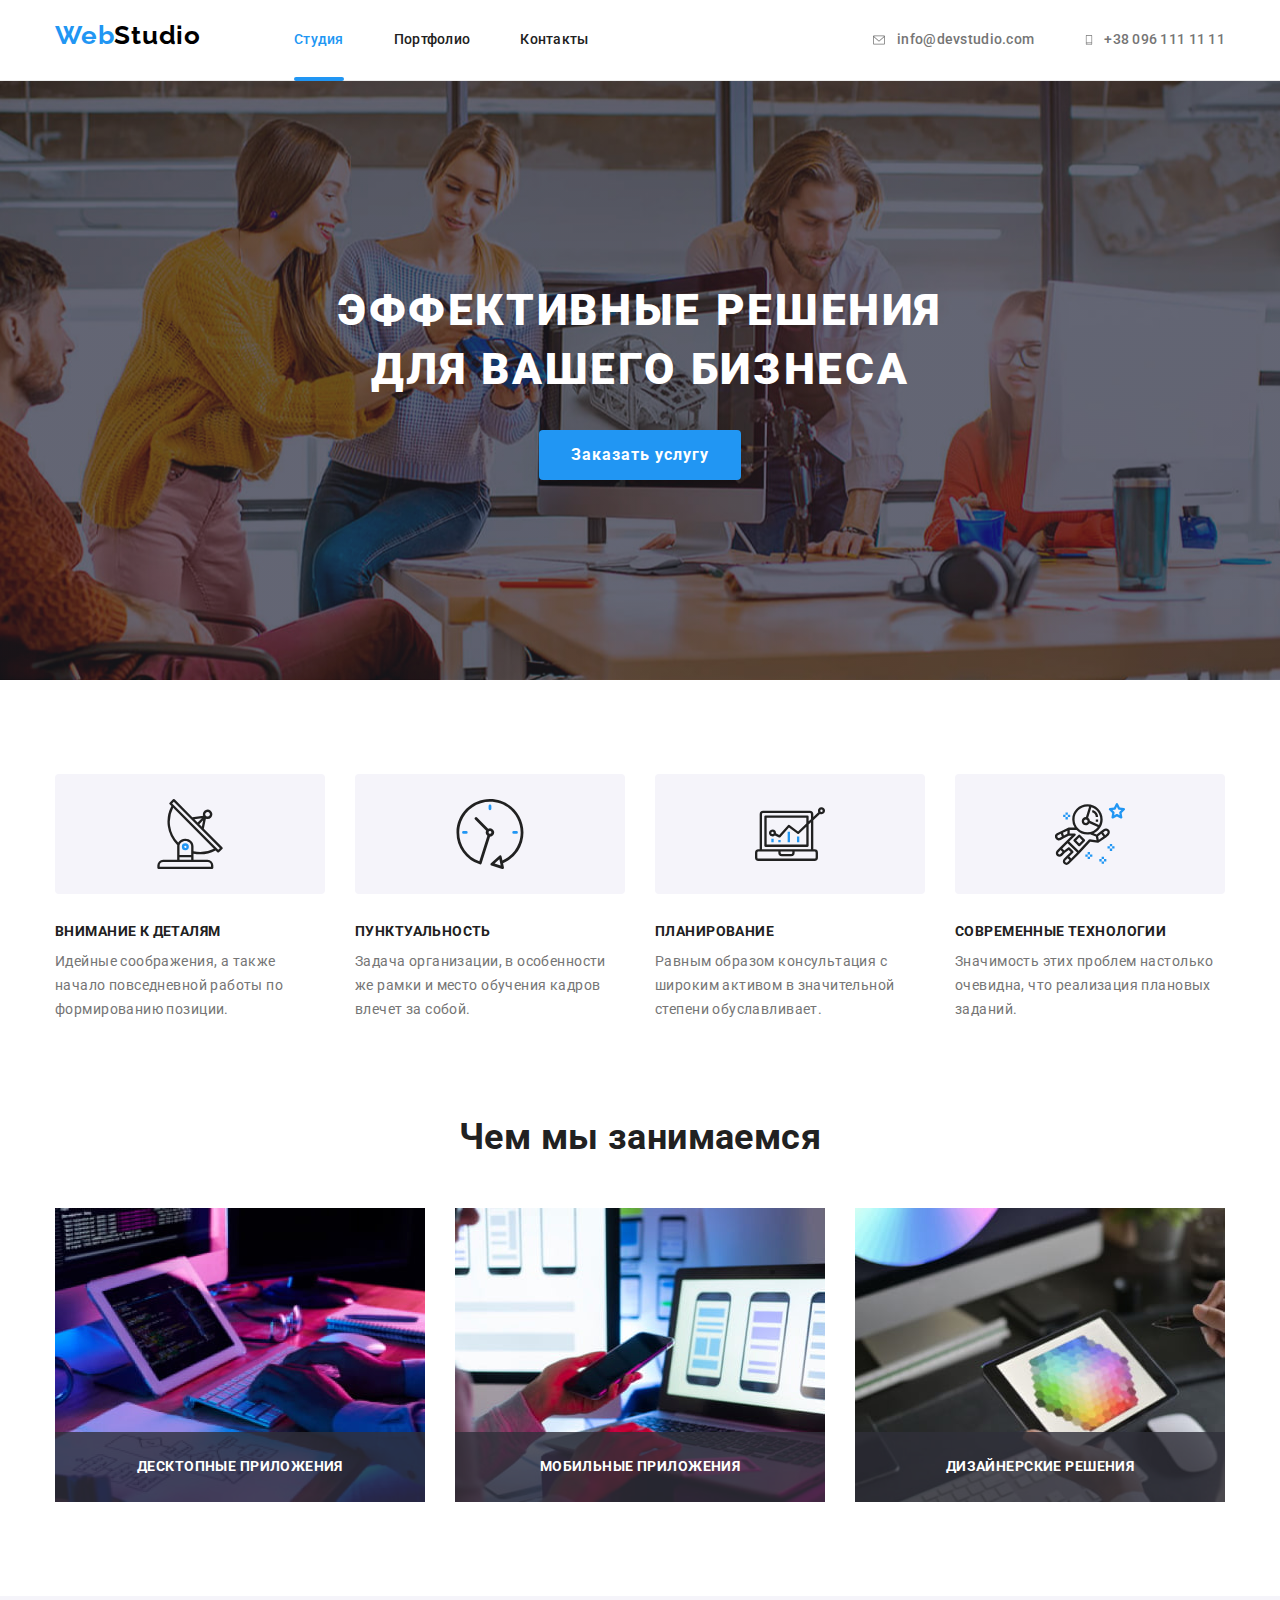
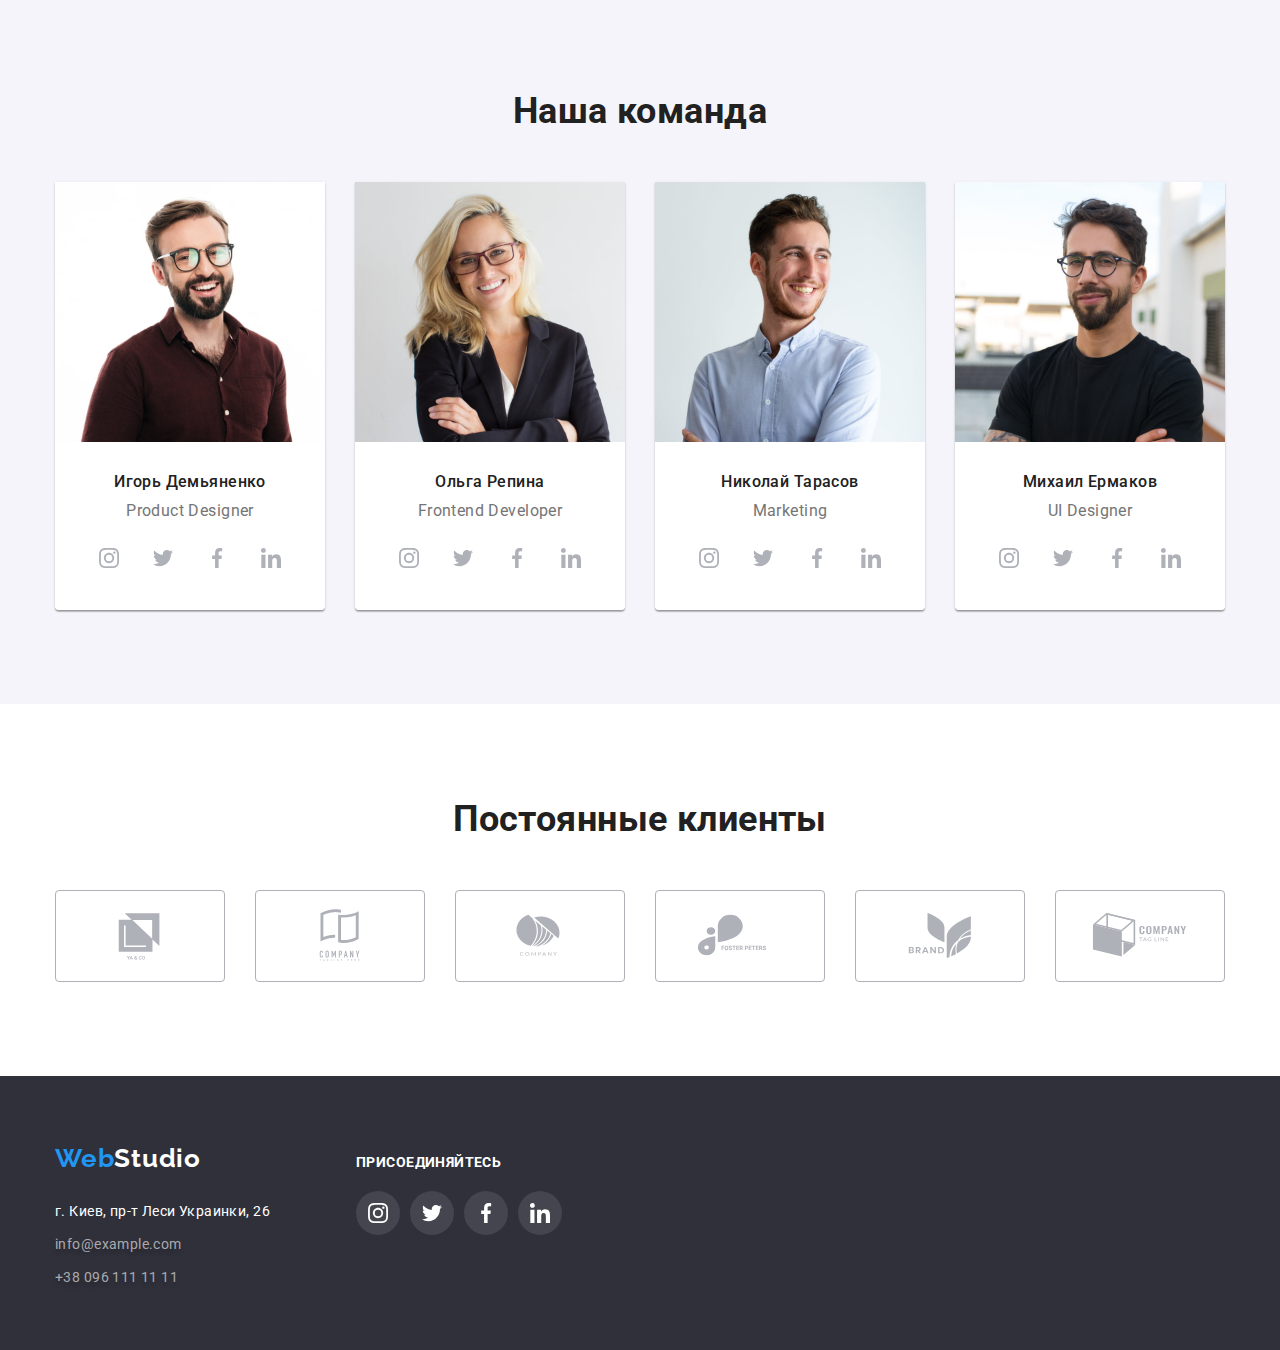
<file: index.html>
<!DOCTYPE html>
<html lang="ru">
  <head>
    <meta charset="UTF-8" />
    <meta http-equiv="X-UA-Compatible" content="IE=edge" />
    <meta name="viewport" content="width=device-width, initial-scale=1.0" />
    <title>Студия</title>

    <link
      href="https://fonts.googleapis.com/css2?family=Raleway:wght@700&family=Roboto:wght@400;500;700;900&display=swap"
      rel="stylesheet"
    />

    <link
      rel="stylesheet"
      href="https://cdnjs.cloudflare.com/ajax/libs/modern-normalize/1.0.0/modern-normalize.min.css"
    />
    <link rel="stylesheet" href="./css/styles.css" />
  </head>
  <body>
    <!-- Шапка -->
    <header class="header">
      <div class="container">
        <nav class="nav">
          <a class="logo" href="./index.html">Web<span class="black">Studio</span></a>

          <ul class="nav-list list">
            <li class="item">
              <a class="link current" href="./index.html">Студия</a>
            </li>
            <li class="item">
              <a class="link" href="./portfolio.html">Портфолио</a>
            </li>
            <li class="item">
              <a class="link" href="">Контакты</a>
            </li>
          </ul>
        </nav>

        <ul class="cont-list list">
          <li class="item">
            <a class="link" href="mailto:info@devstudio.com">
              <svg class="cont-link-icon envelope" width="16" height="12">
                <use href="./images/icons/symbol-defs.svg#icon-head-envelope"></use>
              </svg>
              info@devstudio.com
            </a>
          </li>
          <li class="item">
            <a class="link" href="tel:+380961111111">
              <svg class="cont-link-icon phone" width="10" height="16">
                <use
                  href="./images/icons/symbol-defs.svg#icon-head-phone"
                  width="10"
                  height="16"
                ></use>
              </svg>
              +38 096 111 11 11
            </a>
          </li>
        </ul>
      </div>
    </header>

    <!-- Основной контент -->
    <main>
      <!-- Герой -->
      <section class="hero">
        <div class="container">
          <h1 class="hero-title">Эффективные решения для вашего бизнеса</h1>
          <button class="hero-btn" type="button" data-modal-open>Заказать услугу</button>
        </div>
      </section>

      <!-- Особенности -->
      <section class="section features">
        <div class="container">
          <h2 class="visually-hidden">Наши преимущества</h2>
          <ul class="feat-list list">
            <li class="item">
              <div class="feat-icon-container">
                <svg class="feat-link-icon" width="70" height="70">
                  <use href="./images/icons/symbol-defs.svg#icon-feat-antenna"></use>
                </svg>
              </div>
              <h3 class="title">Внимание к деталям</h3>
              <p>
                Идейные соображения, а также начало повседневной работы по формированию позиции.
              </p>
            </li>
            <li class="item">
              <div class="feat-icon-container">
                <svg class="feat-link-icon" width="70" height="70">
                  <use href="./images/icons/symbol-defs.svg#icon-feat-clock"></use>
                </svg>
              </div>
              <h3 class="title">Пунктуальность</h3>
              <p>
                Задача организации, в особенности же рамки и место обучения кадров влечет за собой.
              </p>
            </li>
            <li class="item">
              <div class="feat-icon-container">
                <svg class="feat-link-icon" width="70" height="70">
                  <use href="./images/icons/symbol-defs.svg#icon-feat-diagram"></use>
                </svg>
              </div>
              <h3 class="title">Планирование</h3>
              <p>
                Равным образом консультация с широким активом в значительной степени обуславливает.
              </p>
            </li>
            <li class="item">
              <div class="feat-icon-container">
                <svg class="feat-link-icon" width="70" height="70">
                  <use href="./images/icons/symbol-defs.svg#icon-feat-astronaut"></use>
                </svg>
              </div>
              <h3 class="title">Современные технологии</h3>
              <p>Значимость этих проблем настолько очевидна, что реализация плановых заданий.</p>
            </li>
          </ul>
        </div>
      </section>

      <!-- Виды деятельности -->
      <section class="section activities">
        <div class="container">
          <h2 class="section-title">Чем мы занимаемся</h2>
          <ul class="activities-list list">
            <li class="item">
              <div class="activities-item-wrapper">
                <img
                  class="pic"
                  src="./images/box-1.jpg"
                  alt="Разработка десктопного приложения"
                  width="370"
                  height="294"
                />
                <h3 class="title">Десктопные приложения</h3>
              </div>
            </li>

            <li class="item">
              <div class="activities-item-wrapper">
                <img
                  class="pic"
                  src="./images/box-2.jpg"
                  alt="Разработка мобильного приложения"
                  width="370"
                  height="294"
                />
                <h3 class="title">Мобильные приложения</h3>
              </div>
            </li>

            <li class="item">
              <div class="activities-item-wrapper">
                <img
                  class="pic"
                  src="./images/box-3.jpg"
                  alt="Процесс дизайна"
                  width="370"
                  height="294"
                />
                <h3 class="title">Дизайнерские решения</h3>
              </div>
            </li>
          </ul>
        </div>
      </section>

      <!-- Команда -->
      <section class="section team">
        <div class="container">
          <h2 class="section-title">Наша команда</h2>

          <ul class="team-list list">
            <li class="item">
              <img
                class="pic"
                src="./images/team-1.jpg"
                alt="Фото Игоря Демьяненко"
                width="270"
                height="260"
              />
              <div class="card">
                <h3 class="title">Игорь Демьяненко</h3>
                <p class="team-descr">Product Designer</p>
                <ul class="social-list list">
                  <li class="item">
                    <a
                      class="link"
                      href="https://www.instagram.com/"
                      target="blank"
                      rel="noopener noreferrer"
                    >
                      <svg class="social-icon" width="20" height="20">
                        <use href="./images/icons/symbol-defs.svg#icon-instagram"></use>
                      </svg>
                    </a>
                  </li>

                  <li class="item">
                    <a
                      class="link"
                      href="https://twitter.com/"
                      target="blank"
                      rel="noopener noreferrer"
                    >
                      <svg class="social-icon">
                        <use href="./images/icons/symbol-defs.svg#icon-twitter"></use>
                      </svg>
                    </a>
                  </li>
                  <li class="item">
                    <a
                      class="link"
                      href="https://www.facebook.com/"
                      target="blank"
                      rel="noopener noreferrer"
                    >
                      <svg class="social-icon">
                        <use href="./images/icons/symbol-defs.svg#icon-facebook"></use>
                      </svg>
                    </a>
                  </li>

                  <li class="item">
                    <a
                      class="link"
                      href="https://linkedin.com/"
                      target="blank"
                      rel="noopener noreferrer"
                    >
                      <svg class="social-icon">
                        <use href="./images/icons/symbol-defs.svg#icon-linkedin"></use>
                      </svg>
                    </a>
                  </li>
                </ul>
              </div>
            </li>

            <li class="item">
              <img
                class="pic"
                src="./images/team-2.jpg"
                alt="Фото Ольги Репинойа"
                width="270"
                height="260"
              />
              <div class="card">
                <h3 class="title">Ольга Репина</h3>
                <p class="team-descr">Frontend Developer</p>
                <ul class="social-list list">
                  <li class="item">
                    <a
                      class="link"
                      href="https://www.instagram.com/"
                      target="blank"
                      rel="noopener noreferrer"
                    >
                      <svg class="social-icon" width="20" height="20">
                        <use href="./images/icons/symbol-defs.svg#icon-instagram"></use>
                      </svg>
                    </a>
                  </li>

                  <li class="item">
                    <a
                      class="link"
                      href="https://twitter.com/"
                      target="blank"
                      rel="noopener noreferrer"
                    >
                      <svg class="social-icon">
                        <use href="./images/icons/symbol-defs.svg#icon-twitter"></use>
                      </svg>
                    </a>
                  </li>
                  <li class="item">
                    <a
                      class="link"
                      href="https://www.facebook.com/"
                      target="blank"
                      rel="noopener noreferrer"
                    >
                      <svg class="social-icon">
                        <use href="./images/icons/symbol-defs.svg#icon-facebook"></use>
                      </svg>
                    </a>
                  </li>

                  <li class="item">
                    <a
                      class="link"
                      href="https://linkedin.com/"
                      target="blank"
                      rel="noopener noreferrer"
                    >
                      <svg class="social-icon">
                        <use href="./images/icons/symbol-defs.svg#icon-linkedin"></use>
                      </svg>
                    </a>
                  </li>
                </ul>
              </div>
            </li>

            <li class="item">
              <img
                class="pic"
                src="./images/team-3.jpg"
                alt="Фото Николая Тарасова"
                width="270"
                height="260"
              />
              <div class="card">
                <h3 class="title">Николай Тарасов</h3>
                <p class="team-descr">Marketing</p>
                <ul class="social-list list">
                  <li class="item">
                    <a
                      class="link"
                      href="https://www.instagram.com/"
                      target="blank"
                      rel="noopener noreferrer"
                    >
                      <svg class="social-icon" width="20" height="20">
                        <use href="./images/icons/symbol-defs.svg#icon-instagram"></use>
                      </svg>
                    </a>
                  </li>
                  <li class="item">
                    <a
                      class="link"
                      href="https://twitter.com/"
                      target="blank"
                      rel="noopener noreferrer"
                    >
                      <svg class="social-icon">
                        <use href="./images/icons/symbol-defs.svg#icon-twitter"></use>
                      </svg>
                    </a>
                  </li>

                  <li class="item">
                    <a
                      class="link"
                      href="https://www.facebook.com/"
                      target="blank"
                      rel="noopener noreferrer"
                    >
                      <svg class="social-icon">
                        <use href="./images/icons/symbol-defs.svg#icon-facebook"></use>
                      </svg>
                    </a>
                  </li>
                  <li class="item">
                    <a
                      class="link"
                      href="https://linkedin.com/"
                      target="blank"
                      rel="noopener noreferrer"
                    >
                      <svg class="social-icon">
                        <use href="./images/icons/symbol-defs.svg#icon-linkedin"></use>
                      </svg>
                    </a>
                  </li>
                </ul>
              </div>
            </li>

            <li class="item">
              <img
                class="pic"
                src="./images/team-4.jpg"
                alt="Фото Михаила Ермакова"
                width="270"
                height="260"
              />
              <div class="card">
                <h3 class="title">Михаил Ермаков</h3>
                <p class="team-descr">UI Designer</p>
                <ul class="social-list list">
                  <li class="item">
                    <a
                      class="link"
                      href="https://www.instagram.com/"
                      target="blank"
                      rel="noopener noreferrer"
                    >
                      <svg class="social-icon" width="20" height="20">
                        <use href="./images/icons/symbol-defs.svg#icon-instagram"></use>
                      </svg>
                    </a>
                  </li>

                  <li class="item">
                    <a
                      class="link"
                      href="https://twitter.com/"
                      target="blank"
                      rel="noopener noreferrer"
                    >
                      <svg class="social-icon">
                        <use href="./images/icons/symbol-defs.svg#icon-twitter"></use>
                      </svg>
                    </a>
                  </li>

                  <li class="item">
                    <a
                      class="link"
                      href="https://www.facebook.com/"
                      target="blank"
                      rel="noopener noreferrer"
                    >
                      <svg class="social-icon">
                        <use href="./images/icons/symbol-defs.svg#icon-facebook"></use>
                      </svg>
                    </a>
                  </li>

                  <li class="item">
                    <a
                      class="link"
                      href="https://linkedin.com/"
                      target="blank"
                      rel="noopener noreferrer"
                    >
                      <svg class="social-icon">
                        <use href="./images/icons/symbol-defs.svg#icon-linkedin"></use>
                      </svg>
                    </a>
                  </li>
                </ul>
              </div>
            </li>
          </ul>
        </div>
      </section>

      <!-- Клиенты -->
      <section class="section clients">
        <div class="container">
          <h2 class="section-title">Постоянные клиенты</h2>
          <ul class="clients-list list">
            <li class="item">
              <a
                class="clients-link link"
                href="https://goit.ua/"
                target="blank"
                rel="noopener noreferrer"
              >
                <svg class="clients-link-icon" width="106" height="60">
                  <use href="./images/icons/symbol-defs.svg#icon-client-1"></use>
                </svg>
              </a>
            </li>
            <li class="item">
              <a
                class="clients-link link"
                href="https://goit.ua/"
                target="blank"
                rel="noopener noreferrer"
              >
                <svg class="clients-link-icon" width="106" height="60">
                  <use href="./images/icons/symbol-defs.svg#icon-client-2"></use>
                </svg>
              </a>
            </li>
            <li class="item">
              <a
                class="clients-link link"
                href="https://goit.ua/"
                target="blank"
                rel="noopener noreferrer"
              >
                <svg class="clients-link-icon" width="106" height="60">
                  <use href="./images/icons/symbol-defs.svg#icon-client-3"></use>
                </svg>
              </a>
            </li>
            <li class="item">
              <a
                class="clients-link link"
                href="https://goit.ua/"
                target="blank"
                rel="noopener noreferrer"
              >
                <svg class="clients-link-icon" width="106" height="60">
                  <use href="./images/icons/symbol-defs.svg#icon-client-4"></use>
                </svg>
              </a>
            </li>
            <li class="item">
              <a
                class="clients-link link"
                href="https://goit.ua/"
                target="blank"
                rel="noopener noreferrer"
              >
                <svg class="clients-link-icon" width="106" height="60">
                  <use href="./images/icons/symbol-defs.svg#icon-client-5"></use>
                </svg>
              </a>
            </li>
            <li class="item">
              <a
                class="clients-link link"
                href="https://goit.ua/"
                target="blank"
                rel="noopener noreferrer"
              >
                <svg class="clients-link-icon" width="106" height="60">
                  <use href="./images/icons/symbol-defs.svg#icon-client-6"></use>
                </svg>
              </a>
            </li>
          </ul>
        </div>
      </section>
    </main>

    <!-- Подвал -->
    <footer class="footer">
      <div class="container">
        <!-- Адрес -->

        <div class="address-container">
          <a class="logo" href="./index.html">Web<span class="white">Studio</span></a>

          <address>
            <ul class="adr-list list">
              <li class="item">
                <a
                  class="link link-geo"
                  target="blank"
                  rel="noopener noreferrer"
                  href="https://goo.gl/maps/vQqEmsykvvDU6XpR7"
                  >г. Киев, пр-т Леси Украинки, 26</a
                >
              </li>
              <li class="item">
                <a class="link" href="mailto:info@example.com">info@example.com</a>
              </li>
              <li class="item">
                <a class="link" href="tel:+380961111111">+38 096 111 11 11</a>
              </li>
            </ul>
          </address>
        </div>

        <!-- Соц.сети -->

        <div class="social-container">
          <h3 class="title">Присоединяйтесь</h3>

          <ul class="social-list list">
            <li class="item">
              <a
                class="link"
                href="https://www.instagram.com/"
                target="blank"
                rel="noopener noreferrer"
              >
                <svg class="social-icon" width="20" height="20">
                  <use href="./images/icons/symbol-defs.svg#icon-instagram"></use>
                </svg>
              </a>
            </li>
            <li class="item">
              <a class="link" href="https://twitter.com/" target="blank" rel="noopener noreferrer">
                <svg class="social-icon">
                  <use href="./images/icons/symbol-defs.svg#icon-twitter"></use>
                </svg>
              </a>
            </li>
            <li class="item">
              <a
                class="link"
                href="https://www.facebook.com/"
                target="blank"
                rel="noopener noreferrer"
              >
                <svg class="social-icon">
                  <use href="./images/icons/symbol-defs.svg#icon-facebook"></use>
                </svg>
              </a>
            </li>
            <li class="item">
              <a class="link" href="https://linkedin.com/" target="blank" rel="noopener noreferrer">
                <svg class="social-icon">
                  <use href="./images/icons/symbol-defs.svg#icon-linkedin"></use>
                </svg>
              </a>
            </li>
          </ul>
        </div>
      </div>
    </footer>

    <!-- Модальноe окно -->
    <div class="backdrop is-hidden" data-modal>
      <div class="modal">
        <button class="modal-btn" type="button" data-modal-close></button>
      </div>
    </div>

    <script src="./js/modal.js"></script>
  </body>
</html>
</file>
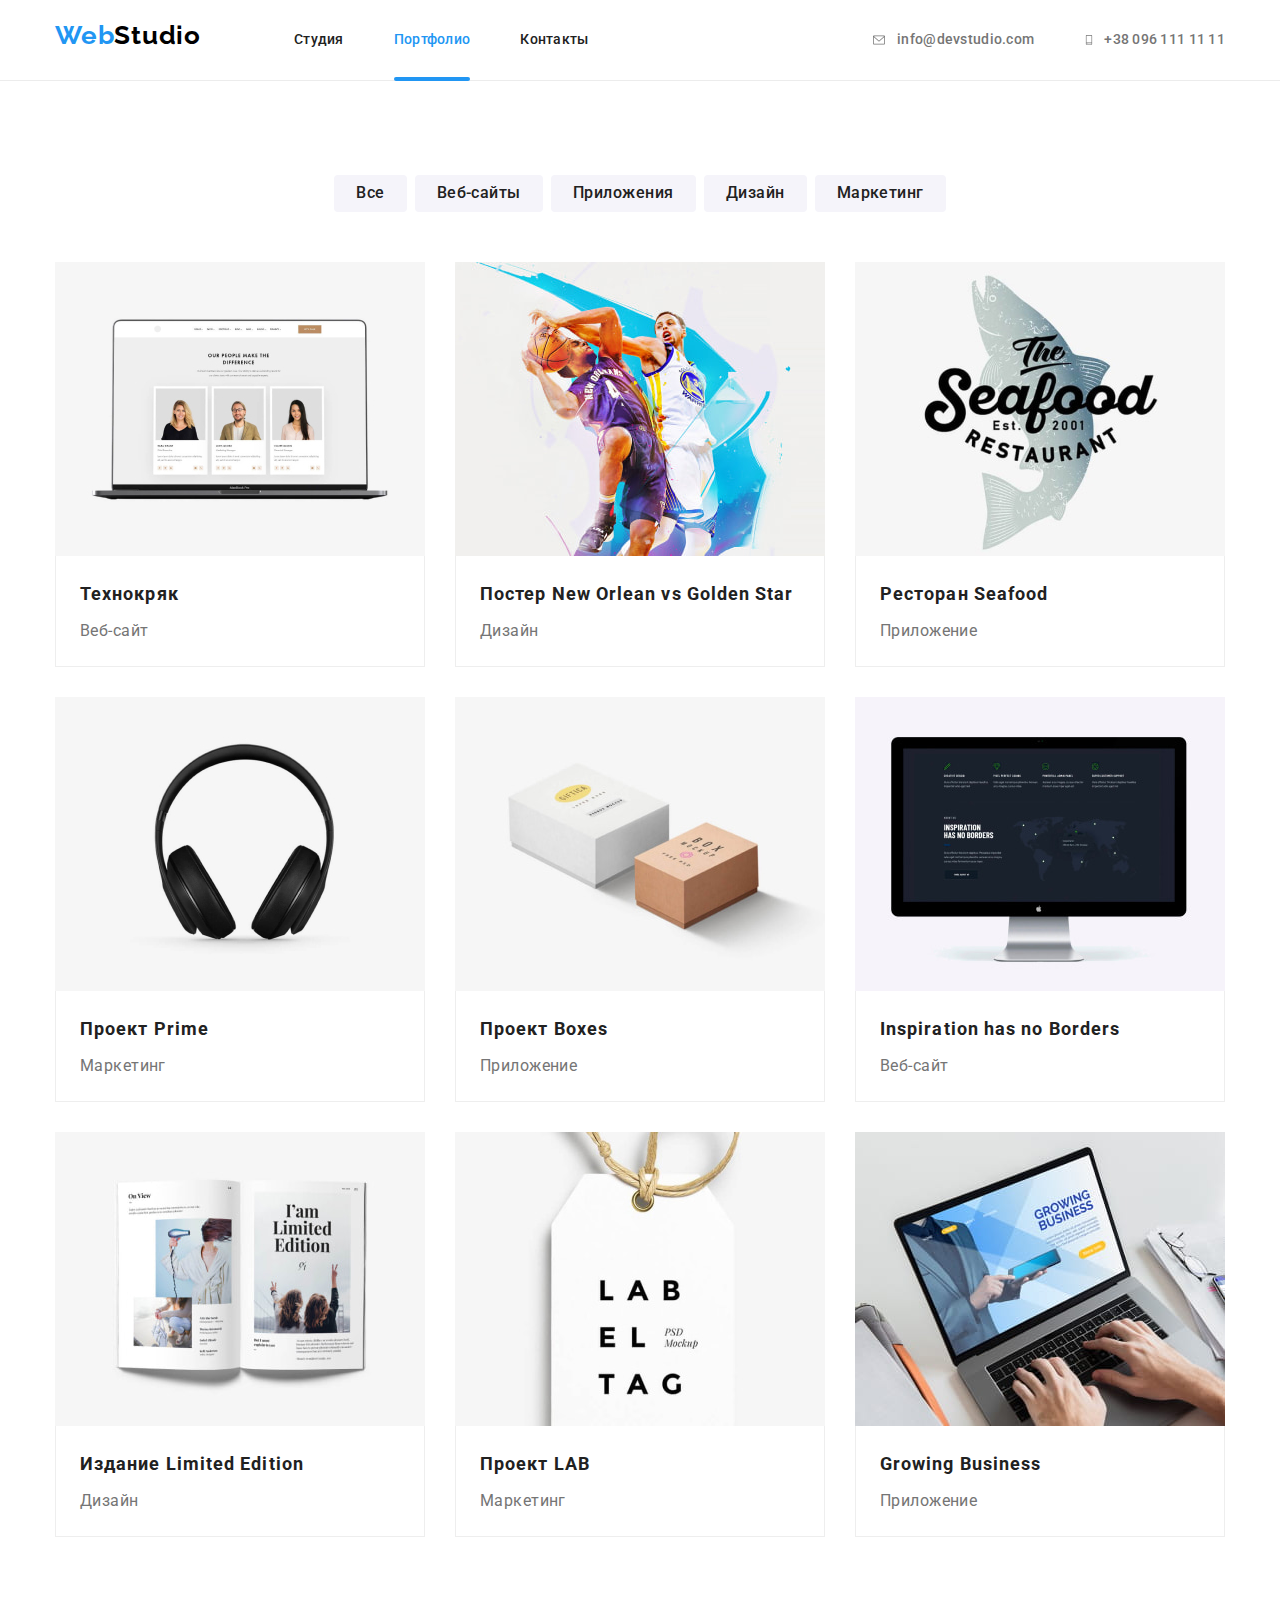
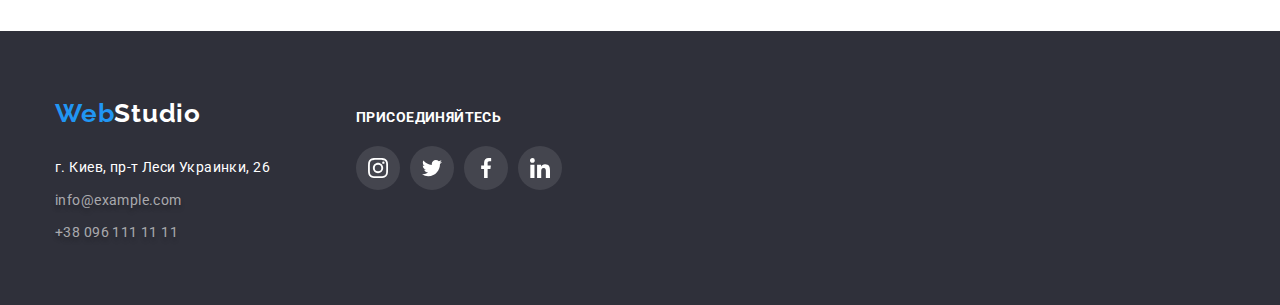
<file: portfolio.html>
<!DOCTYPE html>
<html lang="ru">
  <head>
    <meta charset="UTF-8" />
    <meta http-equiv="X-UA-Compatible" content="IE=edge" />
    <meta name="viewport" content="width=device-width, initial-scale=1.0" />
    <title>Портфолио</title>

    <link
      href="https://fonts.googleapis.com/css2?family=Raleway:wght@700&family=Roboto:wght@400;500;700;900&display=swap"
      rel="stylesheet"
    />

    <link
      rel="stylesheet"
      href="https://cdnjs.cloudflare.com/ajax/libs/modern-normalize/1.0.0/modern-normalize.min.css"
    />
    <link rel="stylesheet" href="./css/styles.css" />
  </head>

  <body>
    <!-- Шапка -->
    <header class="header">
      <div class="container">
        <nav class="nav">
          <a class="logo" href="./index.html">Web<span class="black">Studio</span></a>

          <ul class="nav-list list">
            <li class="item">
              <a class="link" href="./index.html">Студия</a>
            </li>
            <li class="item">
              <a class="link current" href="./portfolio.html">Портфолио</a>
            </li>
            <li class="item">
              <a class="link" href="">Контакты</a>
            </li>
          </ul>
        </nav>

        <ul class="cont-list list">
          <li class="item">
            <a class="link" href="mailto:info@devstudio.com">
              <svg class="cont-link-icon envelope" width="16" height="12">
                <use href="./images/icons/symbol-defs.svg#icon-head-envelope"></use>
              </svg>
              info@devstudio.com
            </a>
          </li>
          <li class="item">
            <a class="link" href="tel:+380961111111">
              <svg class="cont-link-icon phone" width="10" height="16">
                <use
                  href="./images/icons/symbol-defs.svg#icon-head-phone"
                  width="10"
                  height="16"
                ></use>
              </svg>
              +38 096 111 11 11
            </a>
          </li>
        </ul>
      </div>
    </header>

    <!-- Основной контент -->

    <main>
      <!-- Портфолио -->
      <section class="section">
        <div class="container">
          <h1 class="visually-hidden">Портфолио</h1>

          <!-- Фильтр категорий проектов-->

          <ul class="filter-list list">
            <li class="item"><button class="filter-btn" type="button">Все</button></li>
            <li class="item"><button class="filter-btn" type="button">Веб-сайты</button></li>
            <li class="item"><button class="filter-btn" type="button">Приложения</button></li>
            <li class="item"><button class="filter-btn" type="button">Дизайн</button></li>
            <li class="item"><button class="filter-btn" type="button">Маркетинг</button></li>
          </ul>

          <!-- Примеры проектов -->
          <ul class="projects-list list">
            <li class="projects-item item">
              <a class="link projects-link" href="./portfolio.html">
                <div class="overlay-wrapper">
                  <img
                    class="pic"
                    src="./images/images-portfolio/portfolio-1.jpg"
                    alt="Ноутбук с открытым сайтом"
                    width="370"
                  />
                  <p class="overlay">
                    Технокряк это современная площадка распространения коронавируса. Компании
                    используют эту платформу для цифрового шпионажа и атак на защищённые сервера
                    конкурентов.
                  </p>
                </div>
                <div class="card">
                  <h2 class="projects-title title">Технокряк</h2>
                  <p class="projects-descr">Веб-сайт</p>
                </div>
              </a>
            </li>

            <li class="projects-item item">
              <a class="link projects-link" href="./portfolio.html">
                <div class="overlay-wrapper">
                  <img
                    class="pic"
                    src="./images/images-portfolio/portfolio-2.jpg"
                    alt="Два баскетболиста в игре"
                    width="370"
                  />
                  <p class="overlay">
                    Технокряк это современная площадка распространения коронавируса. Компании
                    используют эту платформу для цифрового шпионажа и атак на защищённые сервера
                    конкурентов.
                  </p>
                </div>
                <div class="card">
                  <h2 class="projects-title title">Постер New Orlean vs Golden Star</h2>
                  <p class="projects-descr">Дизайн</p>
                </div>
              </a>
            </li>

            <li class="projects-item item">
              <a class="link projects-link" href="./portfolio.html">
                <div class="overlay-wrapper">
                  <img
                    class="pic"
                    src="./images/images-portfolio/portfolio-3.jpg"
                    alt="Логотип с названием и изображение рыбы"
                    width="370"
                  />
                  <p class="overlay">
                    Технокряк это современная площадка распространения коронавируса. Компании
                    используют эту платформу для цифрового шпионажа и атак на защищённые сервера
                    конкурентов.
                  </p>
                </div>
                <div class="card">
                  <h2 class="projects-title title">Ресторан Seafood</h2>
                  <p class="projects-descr">Приложение</p>
                </div>
              </a>
            </li>

            <li class="projects-item item">
              <a class="link projects-link" href="./portfolio.html">
                <div class="overlay-wrapper">
                  <img
                    class="pic"
                    src="./images/images-portfolio/portfolio-4.jpg"
                    alt="Головные наушники"
                    width="370"
                  />
                  <p class="overlay">
                    Технокряк это современная площадка распространения коронавируса. Компании
                    используют эту платформу для цифрового шпионажа и атак на защищённые сервера
                    конкурентов.
                  </p>
                </div>
                <div class="card">
                  <h2 class="projects-title title">Проект Prime</h2>
                  <p class="projects-descr">Маркетинг</p>
                </div>
              </a>
            </li>

            <li class="projects-item item">
              <a class="link projects-link" href="./portfolio.html">
                <div class="overlay-wrapper">
                  <img
                    class="pic"
                    src="./images/images-portfolio/portfolio-5.jpg"
                    alt="Две коробки с логотипами"
                    width="370"
                  />
                  <p class="overlay">
                    Технокряк это современная площадка распространения коронавируса. Компании
                    используют эту платформу для цифрового шпионажа и атак на защищённые сервера
                    конкурентов.
                  </p>
                </div>
                <div class="card">
                  <h2 class="projects-title title">Проект Boxes</h2>
                  <p class="projects-descr">Приложение</p>
                </div>
              </a>
            </li>

            <li class="projects-item item">
              <a class="link projects-link" href="./portfolio.html">
                <div class="overlay-wrapper">
                  <img
                    class="pic"
                    src="./images/images-portfolio/portfolio-6.jpg"
                    alt="Монитор с открытым сайтом"
                    width="370"
                  />
                  <p class="overlay">
                    Технокряк это современная площадка распространения коронавируса. Компании
                    используют эту платформу для цифрового шпионажа и атак на защищённые сервера
                    конкурентов.
                  </p>
                </div>
                <div class="card">
                  <h2 class="projects-title title">Inspiration has no Borders</h2>
                  <p class="projects-descr">Веб-сайт</p>
                </div>
              </a>
            </li>

            <li class="projects-item item">
              <a class="link projects-link" href="./portfolio.html">
                <div class="overlay-wrapper">
                  <img
                    class="pic"
                    src="./images/images-portfolio/portfolio-7.jpg"
                    alt="Разворот брошюры с иллстрациями и подписями"
                    width="370"
                  />
                  <p class="overlay">
                    Технокряк это современная площадка распространения коронавируса. Компании
                    используют эту платформу для цифрового шпионажа и атак на защищённые сервера
                    конкурентов.
                  </p>
                </div>
                <div class="card">
                  <h2 class="projects-title title">Издание Limited Edition</h2>
                  <p class="projects-descr">Дизайн</p>
                </div>
              </a>
            </li>

            <li class="projects-item item">
              <a class="link projects-link" href="./portfolio.html">
                <div class="overlay-wrapper">
                  <img
                    class="pic"
                    src="./images/images-portfolio/portfolio-8.jpg"
                    alt="Бирка с логотипом"
                    width="370"
                  />
                  <p class="overlay">
                    Технокряк это современная площадка распространения коронавируса. Компании
                    используют эту платформу для цифрового шпионажа и атак на защищённые сервера
                    конкурентов.
                  </p>
                </div>
                <div class="card">
                  <h2 class="projects-title title">Проект LAB</h2>
                  <p class="projects-descr">Маркетинг</p>
                </div>
              </a>
            </li>

            <li class="projects-item item">
              <a class="link projects-link" href="./portfolio.html">
                <div class="overlay-wrapper">
                  <img
                    class="pic"
                    src="./images/images-portfolio/portfolio-9.jpg"
                    alt="Пользователь открыл приложение на ноутбуке"
                    width="370"
                  />
                  <p class="overlay">
                    Технокряк это современная площадка распространения коронавируса. Компании
                    используют эту платформу для цифрового шпионажа и атак на защищённые сервера
                    конкурентов.
                  </p>
                </div>
                <div class="card">
                  <h2 class="projects-title title">Growing Business</h2>
                  <p class="projects-descr">Приложение</p>
                </div>
              </a>
            </li>
          </ul>
        </div>
      </section>
    </main>

    <!-- Подвал -->
    <footer class="footer">
      <div class="container">
        <!-- Адрес -->

        <div class="address-container">
          <a class="logo" href="./index.html">Web<span class="white">Studio</span></a>

          <address>
            <ul class="adr-list list">
              <li class="item">
                <a
                  class="link link-geo"
                  target="blank"
                  rel="noopener noreferrer"
                  href="https://goo.gl/maps/vQqEmsykvvDU6XpR7"
                  >г. Киев, пр-т Леси Украинки, 26</a
                >
              </li>
              <li class="item">
                <a class="link" href="mailto:info@example.com">info@example.com</a>
              </li>
              <li class="item">
                <a class="link" href="tel:+380961111111">+38 096 111 11 11</a>
              </li>
            </ul>
          </address>
        </div>

        <!-- Соц.сети -->

        <div class="social-container">
          <h3 class="title">Присоединяйтесь</h3>

          <ul class="social-list list">
            <li class="item">
              <a
                class="link"
                href="https://www.instagram.com/"
                target="blank"
                rel="noopener noreferrer"
              >
                <svg class="social-icon" width="20" height="20">
                  <use href="./images/icons/symbol-defs.svg#icon-instagram"></use>
                </svg>
              </a>
            </li>
            <li class="item">
              <a class="link" href="https://twitter.com/" target="blank" rel="noopener noreferrer">
                <svg class="social-icon">
                  <use href="./images/icons/symbol-defs.svg#icon-twitter"></use>
                </svg>
              </a>
            </li>
            <li class="item">
              <a
                class="link"
                href="https://www.facebook.com/"
                target="blank"
                rel="noopener noreferrer"
              >
                <svg class="social-icon">
                  <use href="./images/icons/symbol-defs.svg#icon-facebook"></use>
                </svg>
              </a>
            </li>
            <li class="item">
              <a class="link" href="https://linkedin.com/" target="blank" rel="noopener noreferrer">
                <svg class="social-icon">
                  <use href="./images/icons/symbol-defs.svg#icon-linkedin"></use>
                </svg>
              </a>
            </li>
          </ul>
        </div>
      </div>
    </footer>
  </body>
</html>
</file>
<file: css/styles.css>
/* Вторичный фон #2F303A */
/* Третичный фон #f5f4fa */
/* Основной белый, фон шапки #fff */
/* Основной черный */
/* Основной текст #757575 */
/* Текст заголовков #212121 */
/* Текст ссылок футера rgba(255, 255, 255, 0.6) */
/* Акцент #2196F3 */
/* Цвет рамки шапки #ECECEC */

/* Общие стили */

:root {
  --secondary-background-color: #2f303a;
  --tetriary-background-color: #f5f4fa;
  --primary-white-color: #fff;
  --primary-black-color: #000;
  --primary-text-color: #757575;
  --title-text-color: #212121;
  --footer-linc-color: rgba(255, 255, 255, 0.6);
  --accent-text-color: #2196f3;
  --header-border-color: #ececec;
  --hero-bacground-color: #c4c4c4;
  --icon-light-color: #afb1b8;
}

body {
  margin: 0;

  background-color: var(--primary-white-color);
  color: var(--primary-text-color);

  font-family: Roboto, sans-serif;
  font-weight: 400;
  font-size: 14px;
  line-height: 1.71;
  letter-spacing: 0.03em;
}

/* Утилиты */

h1,
h2,
h3 {
  margin-top: 0;
  margin-bottom: 0;
}

p {
  margin-top: 0;
  margin-bottom: 0;
}

ul {
  margin-top: 0;
  margin-bottom: 0;
  padding-left: 0;
}

.list {
  list-style: none;
}

.section {
  padding-top: 94px;
  padding-bottom: 94px;
  margin-left: auto;
  margin-right: auto;
}

.section-title {
  margin-bottom: 50px;

  color: var(--title-text-color);

  font-weight: 700;
  font-size: 36px;
  line-height: 1.17;
  text-align: center;
}

.visually-hidden {
  position: absolute;
  width: 1px;
  height: 1px;
  margin: -1px;
  border: 0;
  padding: 0;

  white-space: nowrap;
  clip-path: inset(100%);
  clip: rect(0 0 0 0);
  overflow: hidden;
}

.title {
  font-size: 14px;
  line-height: 1.14;
  text-transform: uppercase;

  color: var(--title-text-color);
}

.container {
  width: 1200px;
  padding-left: 15px;
  padding-right: 15px;
  margin-left: auto;
  margin-right: auto;
}

.logo {
  color: var(--accent-text-color);

  font-family: Raleway, sans-serif;
  font-weight: 700;
  font-size: 26px;
  line-height: 1, 19;
  letter-spacing: 0.03em;

  text-decoration: none;
}

.logo .black {
  color: var(--primary-black-color);
}

.logo .white {
  color: var(--primary-white-color);
}

.pic {
  display: block;
}

.link {
  text-decoration: none;
  color: inherit;
}

/* Иконки соц.сетей */

.social-list {
  display: flex;
}

.social-list > .item:not(:last-child) {
  margin-right: 10px;
}

.social-list > .item {
  width: 44px;
  height: 44px;
}

.social-list .link {
  display: flex;
  justify-content: center;
  align-items: center;
  width: 100%;
  height: 100%;
}

.social-icon {
  width: 20px;
  height: 20px;

  fill: currentColor;
}

/* Шапка */

.header {
  border-bottom: 1px solid var(--header-border-color);
}

.header .container {
  display: flex;
  align-items: center;
}

/* Шапка-Наигация */

.nav,
.nav-list {
  display: flex;
  align-items: baseline;
}

.header .logo {
  margin-right: 93px;
}

.nav-list > .item + .item {
  margin-left: 50px;
}

.nav-list .link {
  display: block;
  padding-top: 32px;
  padding-bottom: 32px;

  color: var(--title-text-color);

  font-weight: 500;
  font-size: 14px;
  line-height: 1.14;
  letter-spacing: 0.02em;

  transition: color 250ms cubic-bezier(0.4, 0, 0.2, 1);
}

.nav-list .link.current {
  position: relative;
  color: var(--accent-text-color);
}

.nav-list .link.current::after {
  position: absolute;
  bottom: -1px;

  display: block;
  content: '';
  width: 100%;
  height: 4px;
  background-color: var(--accent-text-color);
  border-radius: 2px;
}

.nav-list .link:hover,
.nav-list .link:focus {
  color: var(--accent-text-color);
}

/* Шапка-Контакты */

.cont-list {
  display: flex;
  margin-left: auto;
}

.cont-list > .item:not(:first-child) {
  margin-left: 50px;
}

.cont-list .link {
  display: flex;
  align-items: center;
  padding-top: 20px;
  padding-bottom: 20px;

  color: var(--primary-text-color);

  font-weight: 500;
  font-size: 14px;
  line-height: 1.14;
  letter-spacing: 0.02em;

  transition: color 250ms cubic-bezier(0.4, 0, 0.2, 1);
}

.cont-list .link:hover,
.cont-list .link:focus {
  color: var(--accent-text-color);
}

.cont-link-icon.envelope {
  fill: currentColor;
  width: 16px;
  height: 12px;
  margin-right: 10px;
}

.cont-link-icon.phone {
  fill: currentColor;
  width: 10px;
  height: 16px;
  margin-right: 10px;
}

/* Подвал */

.footer {
  padding-top: 60px;
  padding-bottom: 60px;
  margin-left: auto;
  margin-right: auto;

  background-color: var(--secondary-background-color);
}

.footer .logo {
  display: inline-block;
  margin-bottom: 20px;
}

/* Подвал-Адрес */

.footer .container {
  display: flex;
  align-items: baseline;
}

.address-container {
  width: 231px;
  margin-right: 70px;
}

.adr-list > .item:not(:first-child) {
  margin-top: 9px;
}

.adr-list .link {
  color: var(--footer-linc-color);

  font-style: normal;
  text-shadow: 0px 4px 4px rgba(0, 0, 0, 0.25);

  transition: color 250ms cubic-bezier(0.4, 0, 0.2, 1);
}

.adr-list .link-geo {
  color: var(--primary-white-color);

  text-shadow: none;
}

.adr-list .link:hover,
.adr-list .link:focus {
  color: var(--accent-text-color);
}

/* Подвал-соц.сети */

.footer .title {
  margin-bottom: 20px;
  color: var(--primary-white-color);
}

.footer .social-list .link {
  color: var(--primary-white-color);
  background-color: rgba(255, 255, 255, 0.1);
  border-radius: 50%;

  transition: background-color 250ms cubic-bezier(0.4, 0, 0.2, 1);
}

.footer .social-list .link:hover,
.footer-social-list .link:focus {
  background-color: var(--accent-text-color);
}

/* Главная страница */

/* Герой */

.hero {
  max-width: 1600px;
  max-height: 600px;
  padding-top: 200px;
  padding-bottom: 200px;
  margin-left: auto;
  margin-right: auto;
  text-align: center;

  background-color: var(--hero-bacground-color);
  background-image: linear-gradient(to right, rgba(47, 48, 58, 0.4), rgba(47, 48, 58, 0.4)),
    url(../images/hero-overlay.jpg);
  background-position: center;
  background-repeat: no-repeat;
}

.hero .hero-title {
  margin-right: auto;
  margin-left: auto;
  margin-bottom: 30px;
  max-width: 696px;

  color: var(--primary-white-color);

  font-weight: 900;
  font-size: 44px;
  line-height: 1.35;
  letter-spacing: 0.06em;
  text-transform: uppercase;
}

.hero-btn {
  min-width: 200px;
  padding: 10px 32px;

  background-color: var(--accent-text-color);
  color: var(--primary-white-color);

  font-family: inherit;
  font-weight: 700;
  font-size: 16px;
  line-height: 30px;
  letter-spacing: 0.06em;

  box-shadow: 0px 4px 4px rgba(0, 0, 0, 0.15);
  border: none;
  border-radius: 4px;

  cursor: pointer;

  transition: background-color 250ms cubic-bezier(0.4, 0, 0.2, 1);
}

.hero-btn:focus,
.hero-btn:hover {
  background-color: #188ce8;
}

/* Особенности */

.container .feat-list {
  display: flex;
}

.feat-list .item {
  width: 270px;
  margin-right: 30px;
}

.feat-list .item:last-child {
  margin-right: 0;
}

.feat-list .title {
  margin-bottom: 10px;

  font-size: 14px;
  font-weight: 700;
  line-height: 1.14;

  text-transform: uppercase;
}

.feat-icon-container {
  display: flex;
  justify-content: center;
  align-items: center;
  margin-bottom: 30px;
  width: 270px;
  height: 120px;
  background-color: var(--tetriary-background-color);
  border-radius: 4px;
}

.feat-link-icon {
  width: 70px;
  height: 70px;
}

/* Виды деятельности */

.section.activities {
  padding-top: 0;
}

.container .activities {
  display: flex;
}

.activities-list {
  display: flex;
}

.activities-list > .item {
  margin-right: 30px;
}

.activities-list > .item:last-child {
  margin-right: 0;
}

.activities-item-wrapper {
  position: relative;
  width: 370px;
  height: 294px;
}

.activities .title {
  position: absolute;
  bottom: 0;

  width: 100%;
  padding-top: 27px;
  padding-bottom: 27px;
  text-align: center;

  color: var(--primary-white-color);
  background-color: rgba(47, 48, 58, 0.8);
}

/* Команда */

.team {
  background-color: var(--tetriary-background-color);
}

.team-list {
  display: flex;
}

.team-list > .item {
  width: 270px;
  box-shadow: 0px 1px 3px rgba(0, 0, 0, 0.12), 0px 1px 1px rgba(0, 0, 0, 0.14),
    0px 2px 1px rgba(0, 0, 0, 0.2);
  border-radius: 0px 0px 4px 4px;
}

.team-list > .item:not(:last-child) {
  margin-right: 30px;
}

.team-list .card {
  padding: 30px 32px;

  background-color: var(--primary-white-color);
  border-radius: 0px 0px 4px 4px;
}

.team-list .title {
  margin-bottom: 10px;

  font-weight: 500;
  font-size: 16px;
  line-height: 1.19;

  text-align: center;
  text-transform: none;
}

.team-descr {
  margin-bottom: 16px;

  font-size: 16px;
  line-height: 1.19;

  text-align: center;
}

.team .social-list .link {
  color: var(--icon-light-color);
  border-radius: 50%;

  transition: color 250ms cubic-bezier(0.4, 0, 0.2, 1),
    background-color 250ms cubic-bezier(0.4, 0, 0.2, 1);
}

.team .social-list .link:hover,
.team .social-list .link:focus {
  background-color: var(--accent-text-color);
  color: var(--primary-white-color);
}

/* Клиенты */

.clients-list {
  display: flex;
}

.clients-list .item:not(:last-child) {
  margin-right: 30px;
}

.clients-link {
  display: flex;
  justify-content: center;
  align-items: center;
  width: 170px;
  height: 92px;

  color: var(--icon-light-color);
  border: 1px solid var(--icon-light-color);
  border-radius: 4px;

  transition: color 250ms cubic-bezier(0.4, 0, 0.2, 1), border 250ms cubic-bezier(0.4, 0, 0.2, 1);
}

.clients-link:focus,
.clients-link:hover {
  color: var(--accent-text-color);
  border: 1px solid var(--accent-text-color);
}

.clients-link-icon {
  width: 106px;
  height: 60px;

  fill: currentColor;
}

.backdrop {
  position: fixed;
  top: 0;
  left: 0;

  width: 100%;
  height: 100%;

  background-color: rgba(0, 0, 0, 0.2);
  opacity: 1;
  transform: scale(1);

  transition: opacity 250ms cubic-bezier(0.4, 0, 0.2, 1),
    transform 250ms cubic-bezier(0.4, 0, 0.2, 1);
}

.backdrop.is-hidden {
  opacity: 0;
  visibility: visible;
  pointer-events: none;
  transform: scale(0);

  transition: opacity 250ms cubic-bezier(0.4, 0, 0.2, 1),
    transform 250ms cubic-bezier(0.4, 0, 0.2, 1);
}

.modal {
  position: absolute;
  top: 50%;
  left: 50%;
  transform: translate(-50%, -50%);

  min-width: 528px;
  min-height: 581px;

  background: #ffffff;
  box-shadow: 0px 1px 3px rgba(0, 0, 0, 0.12), 0px 1px 1px rgba(0, 0, 0, 0.14),
    0px 2px 1px rgba(0, 0, 0, 0.2);
  border-radius: 4px;

  transition: opacity 250ms cubic-bezier(0.4, 0, 0.2, 1),
    transform 250ms cubic-bezier(0.4, 0, 0.2, 1);
}

.modal-btn {
  position: absolute;
  top: 8px;
  right: 8px;

  display: inline-flex;

  width: 30px;
  height: 30px;

  background-color: var(--primary-white-color);
  border: 1px solid rgba(0, 0, 0, 0.1);
  border-radius: 50%;

  cursor: pointer;
}

.modal-btn::before {
  margin: auto;
  content: '';
  width: 11px;
  height: 11px;

  background-image: url(../images/icons/modal-btn.svg);
  background-size: contain;
}

/* Портфолио */

/* Фильтр категорий проектов */

.filter-list {
  display: flex;
  margin-bottom: 50px;
  justify-content: center;
}

.filter-list > .item:not(:last-child) {
  margin-right: 8px;
}

.filter-btn {
  padding: 6px 22px;
  text-align: center;
  border: none;
  border-radius: 4px;

  background-color: var(--tetriary-background-color);
  color: var(--title-text-color);

  font-family: inherit;
  font-weight: 500;
  font-size: 16px;
  line-height: 1.56;
  letter-spacing: 0.03em;

  cursor: pointer;

  transition: background-color 250ms cubic-bezier(0.4, 0, 0.2, 1),
    color 250ms cubic-bezier(0.4, 0, 0.2, 1), box-shadow 250ms cubic-bezier(0.4, 0, 0.2, 1);
}

.filter-btn:hover,
.filter-btn:focus {
  background-color: var(--accent-text-color);
  color: var(--primary-white-color);
  box-shadow: 0px 3px 1px rgba(0, 0, 0, 0.1), 0px 1px 2px rgba(0, 0, 0, 0.08),
    0px 2px 2px rgba(0, 0, 0, 0.12);
}

/* Примеры проектов */

.projects-list {
  display: flex;
  flex-wrap: wrap;
}

.projects-item {
  margin-left: 30px;
  margin-bottom: 30px;
  width: 370px;
}

.projects-link {
  display: block;

  transition: box-shadow 250ms cubic-bezier(0.4, 0, 0.2, 1);
}

.projects-link:hover,
.projects-link:focus {
  box-shadow: 0px 1px 1px rgba(0, 0, 0, 0.12), 0px 4px 4px rgba(0, 0, 0, 0.06),
    1px 4px 6px rgba(0, 0, 0, 0.16);
}

.projects-link:hover .overlay,
.projects-link:focus .overlay {
  transform: translatex(0);
}

.projects-item:nth-child(3n + 1) {
  margin-left: 0;
}

.projects-item:nth-last-child(-n + 3) {
  margin-bottom: 0;
}

.projects-item .card {
  padding: 20px 24px;
  border-left: 1px solid #eee;
  border-bottom: 1px solid #eee;
  border-right: 1px solid #eee;
}

.projects-title {
  margin-bottom: 4px;

  font-weight: 700;
  font-size: 18px;
  line-height: 2;
  letter-spacing: 0.06em;
  text-transform: none;
}

.projects-descr {
  font-size: 16px;
  line-height: 1.88;
}

.projects-item .overlay-wrapper {
  position: relative;

  width: 370px;
  height: 294;
  overflow: hidden;
}

.projects-item .overlay {
  position: absolute;
  top: 0;

  padding: 63px 24px;
  width: 100%;
  height: 100%;

  font-size: 18px;
  line-height: 28px;

  color: var(--primary-white-color);
  background-color: var(--accent-text-color);
  opacity: 0.9;
  transform: translateY(100%);

  transition: transform 250ms cubic-bezier(0.4, 0, 0.2, 1);
}
</file>
